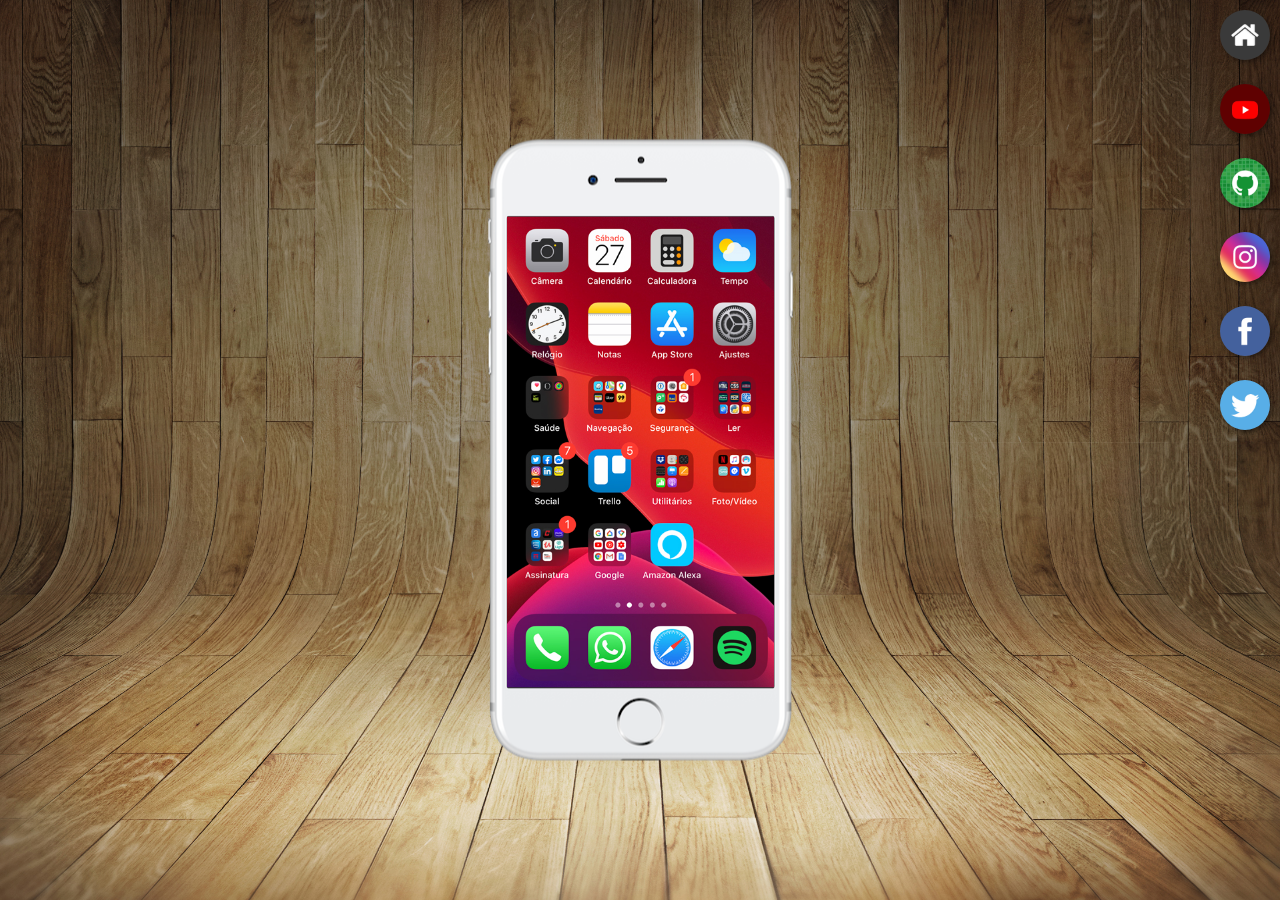
<file: index.html>
<!DOCTYPE html>
<html lang="en">
<head>
    <meta charset="UTF-8">
    <meta http-equiv="X-UA-Compatible" content="IE=edge">
    <meta name="viewport" content="width=device-width, initial-scale=1.0">
    <link rel="shortcut icon" href="favicon.ico" type="image/x-icon">
    <title>Projeto redes sociais</title>
    <link rel="stylesheet" href="estilos/stylo.css">
</head>
<body>    
    <main>
        <section id="telefone">
            <iframe src="home.html" name="tela" id="tela" frameborder="0">
                seu navegador nao e compativel
            </iframe>
        </section>
        <section id="redes">
            <a href="#" target="tela"> <img src="imagens/logo-home.jpg" alt="home"></a> <br>
            <a href="youtube.html" target="tela"> <img src="imagens/logo-youtube.jpg" alt="youtube"></a> <br>
            <a href="github.html" target="tela"> <img src="imagens/logo-github.jpg" alt="github"></a> <br>
            <a href="insta.html" target="tela"> <img src="imagens/logo-instagram.jpg" alt="instagran"></a> <br>
            <a href="#" target="tela"> <img src="imagens/logo-facebook.jpg" alt=""></a> <br>
            <a href="#" target="tela"> <img src="imagens/logo-twitter.jpg" alt="">                
            </a>
        </section>
    </main>
</body>
</html>
</file>
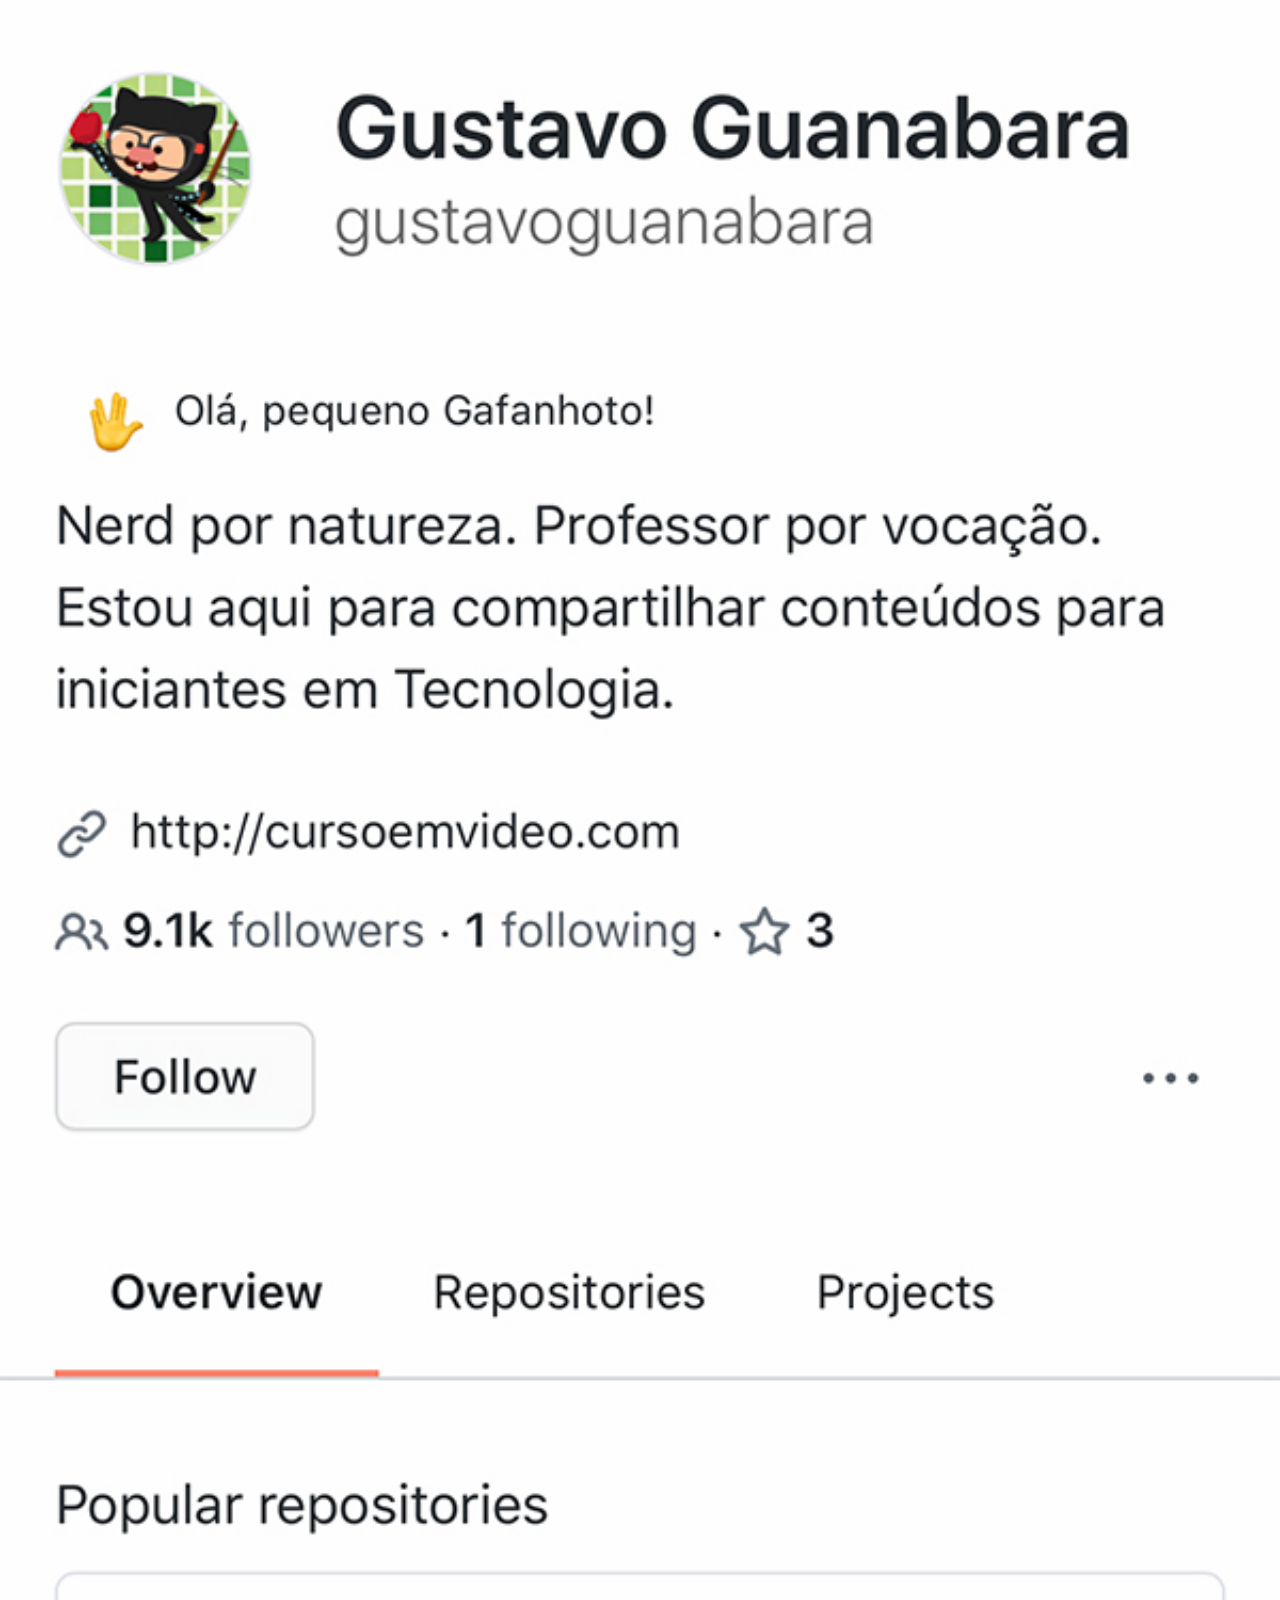
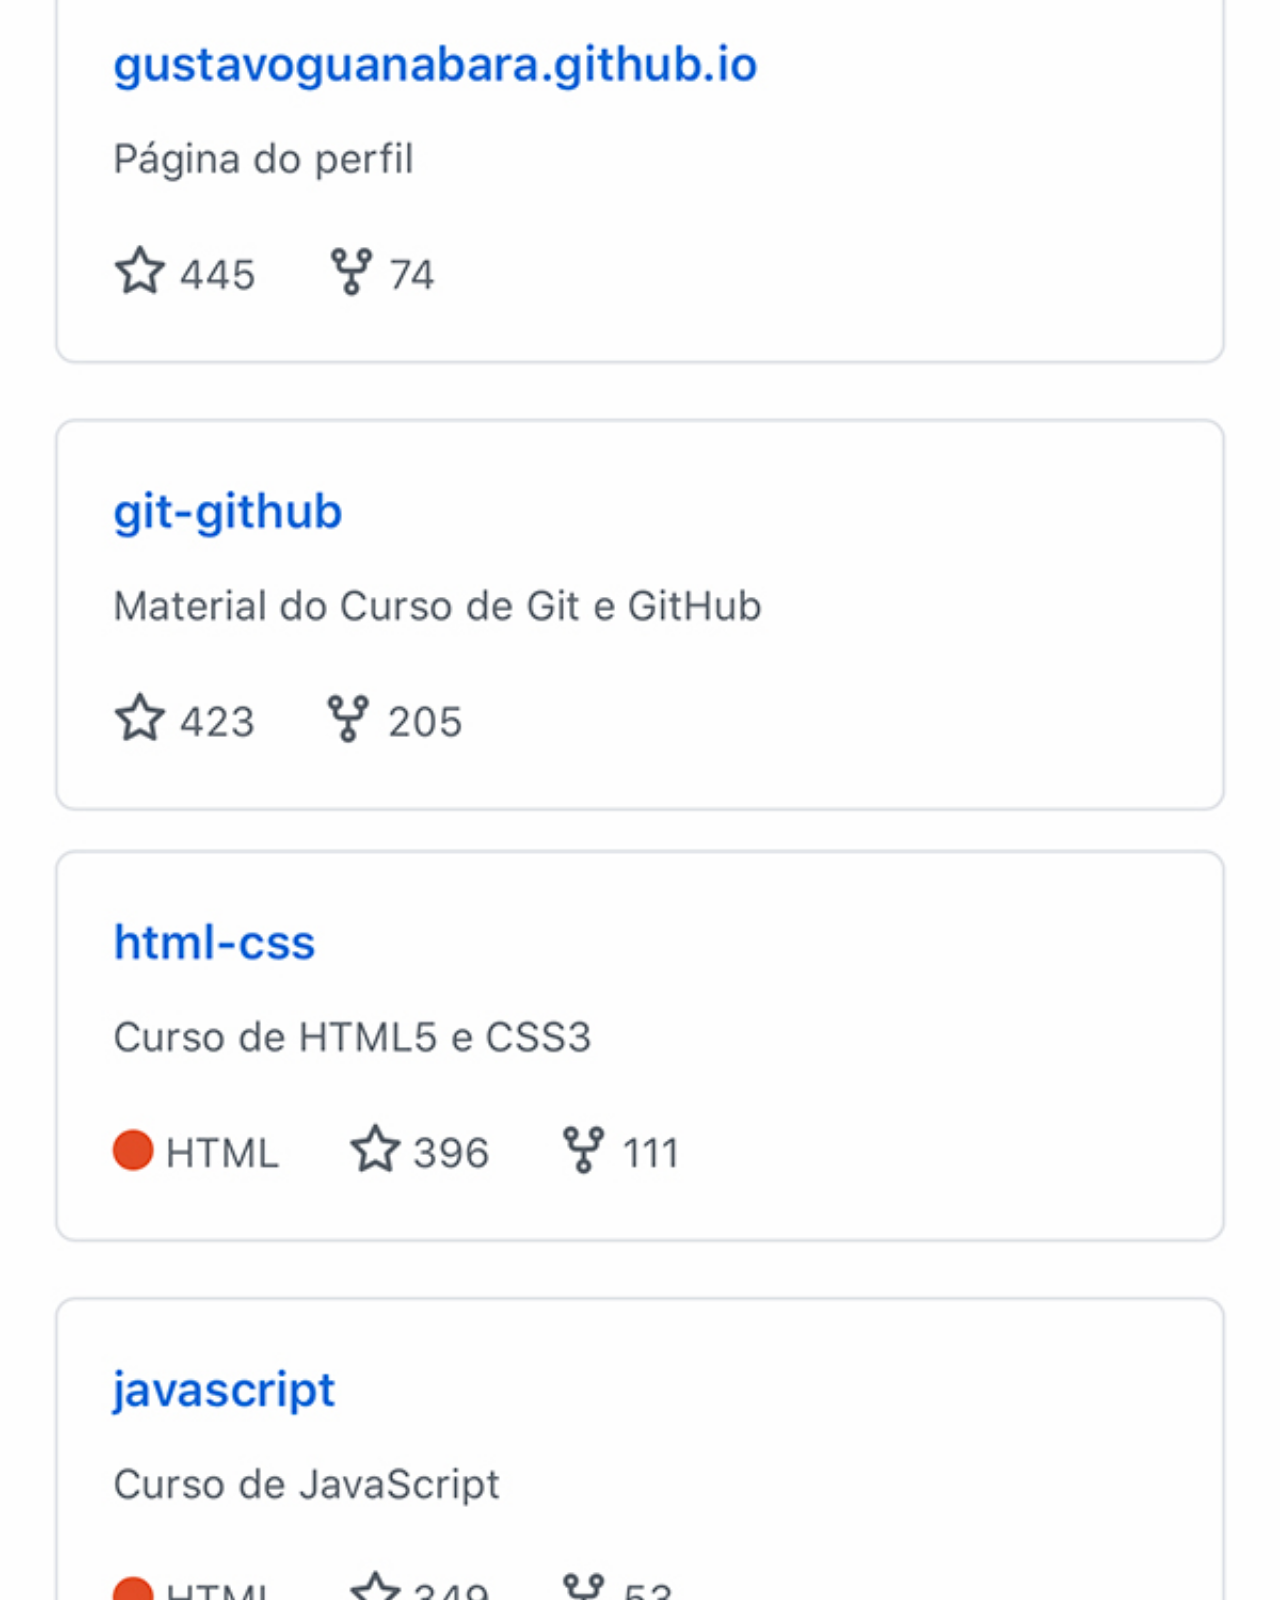
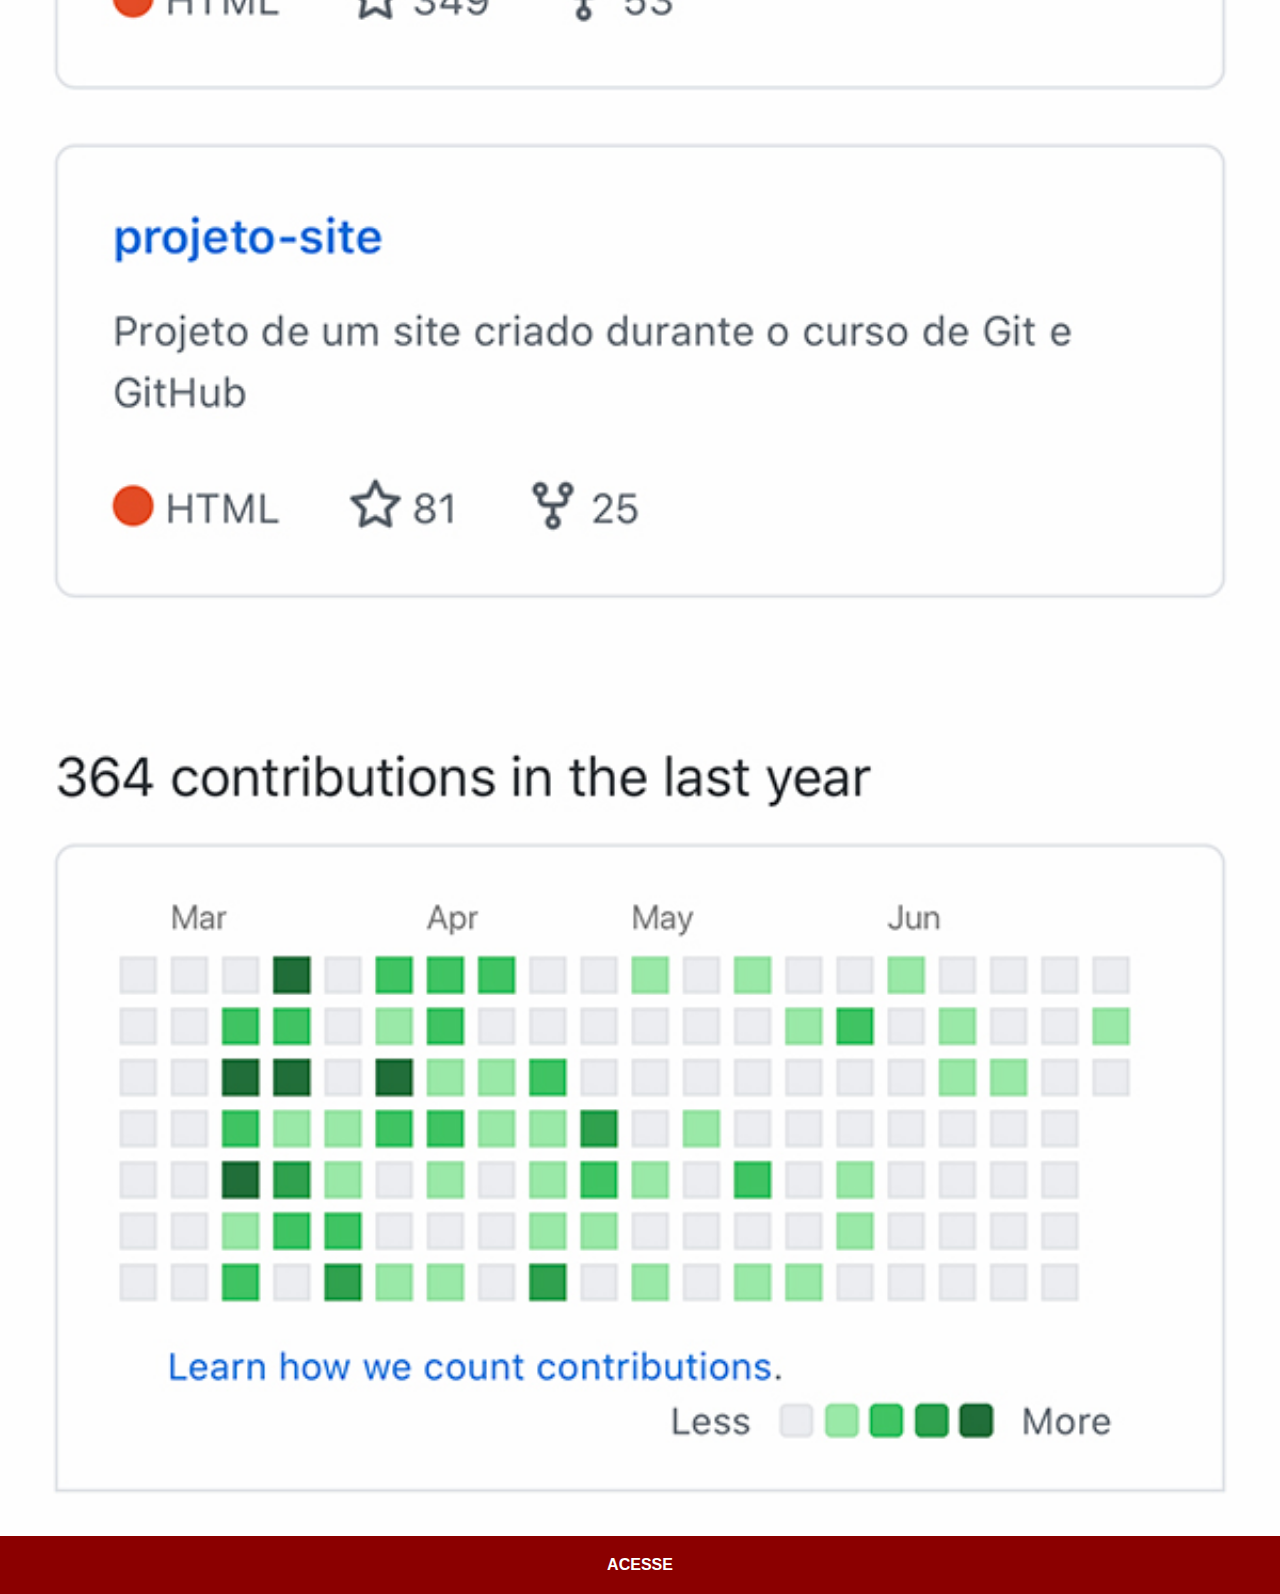
<file: github.html>
<!DOCTYPE html>
<html lang="en">
<head>
    <meta charset="UTF-8">
    <meta http-equiv="X-UA-Compatible" content="IE=edge">
    <meta name="viewport" content="width=device-width, initial-scale=1.0">
    <link rel="stylesheet" href="social.css">
    <title>Github</title>
    
</head>
<body>
    <img src="imagens/tela-github.jpg" alt="github">
    <a href="https://gustavoguanabara.github.io/" target="_blank">ACESSE</a>
    
</body>
</html>
</file>
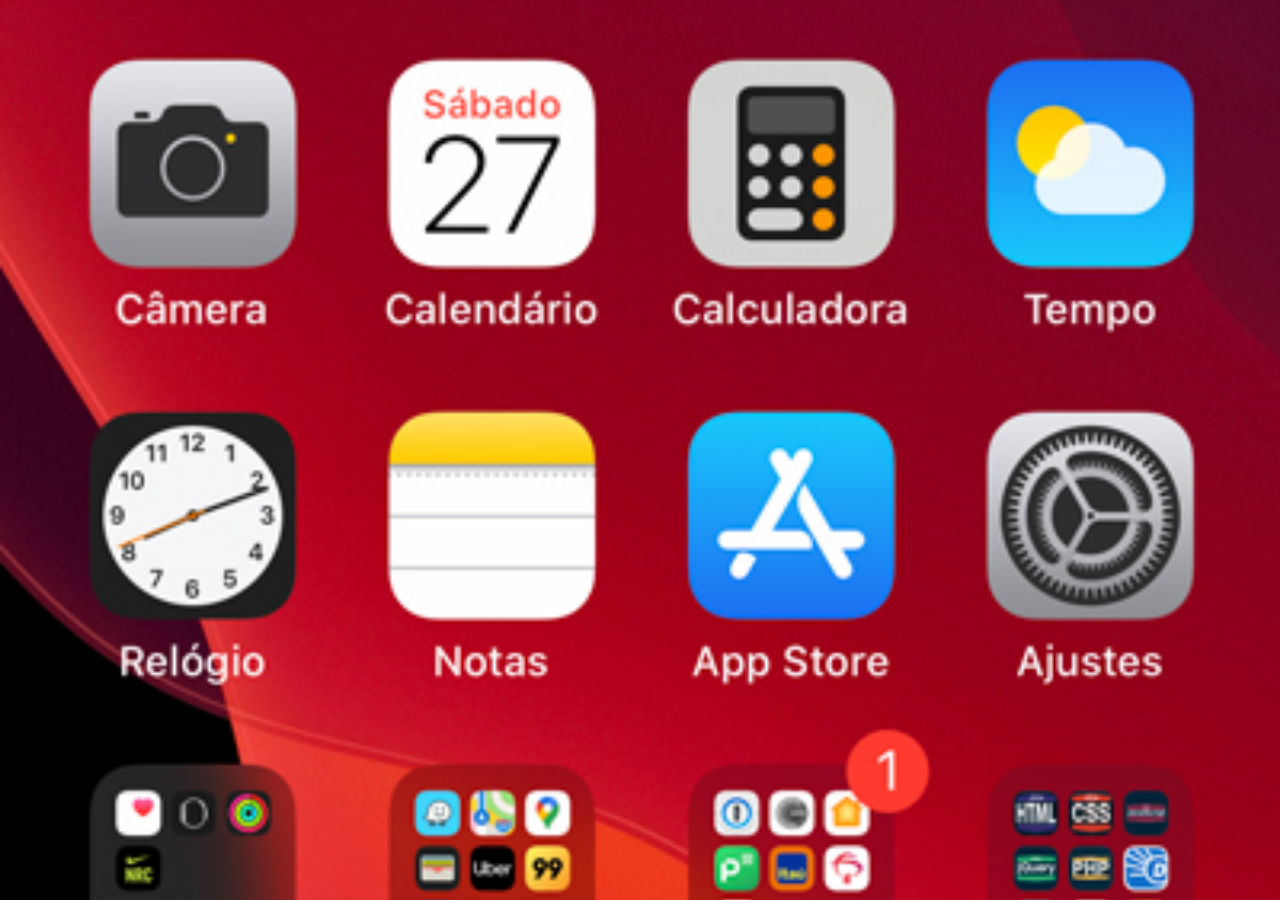
<file: home.html>
<!DOCTYPE html>
<html lang="en">
<head>
    <meta charset="UTF-8">
    <meta http-equiv="X-UA-Compatible" content="IE=edge">
    <meta name="viewport" content="width=device-width, initial-scale=1.0">
    <title>Home</title>
</head>
<style>
    * {
        margin: 0px;
        padding: 0px;
    }

    body {
        width: 100vw;
        height: 100vh;
        background: black url('imagens/tela-home.jpg') no-repeat top center ;
        background-size: cover;
    }
              

</style>
<body>
    
</body>
</html>
</file>
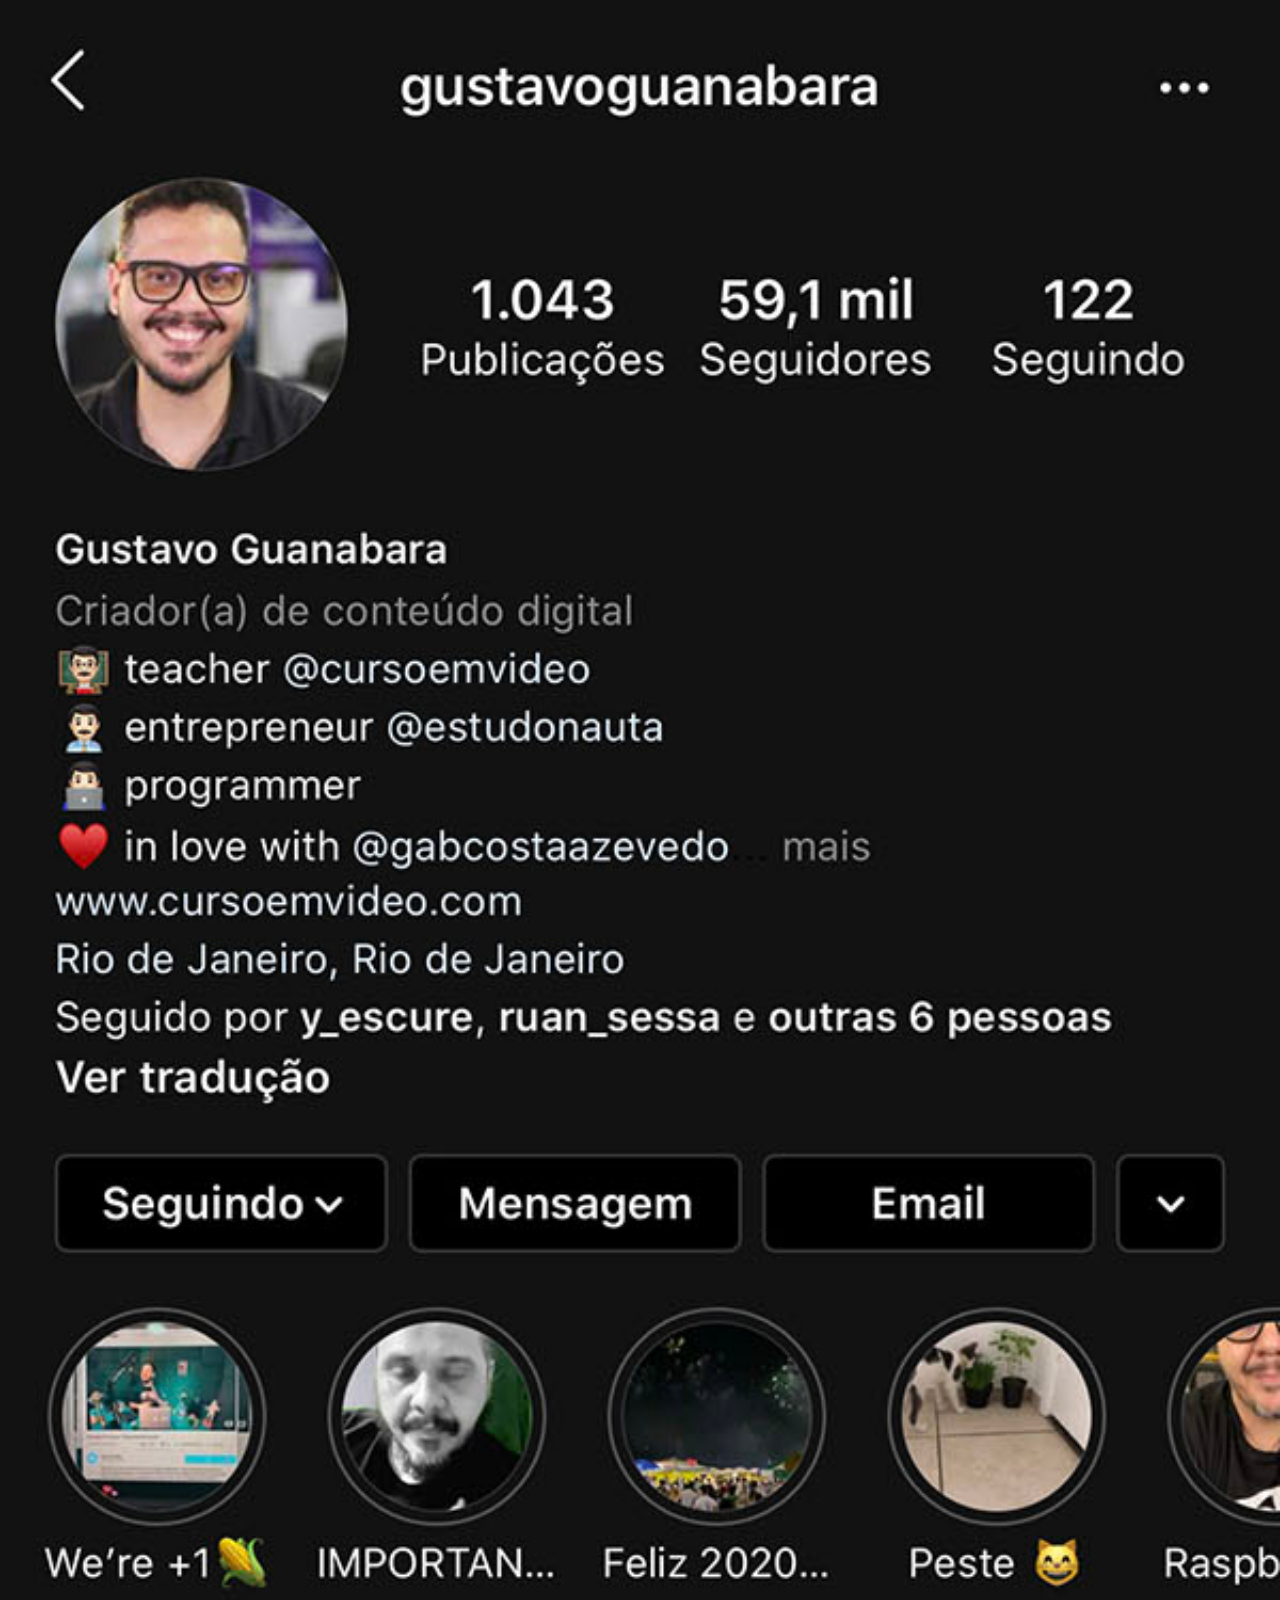
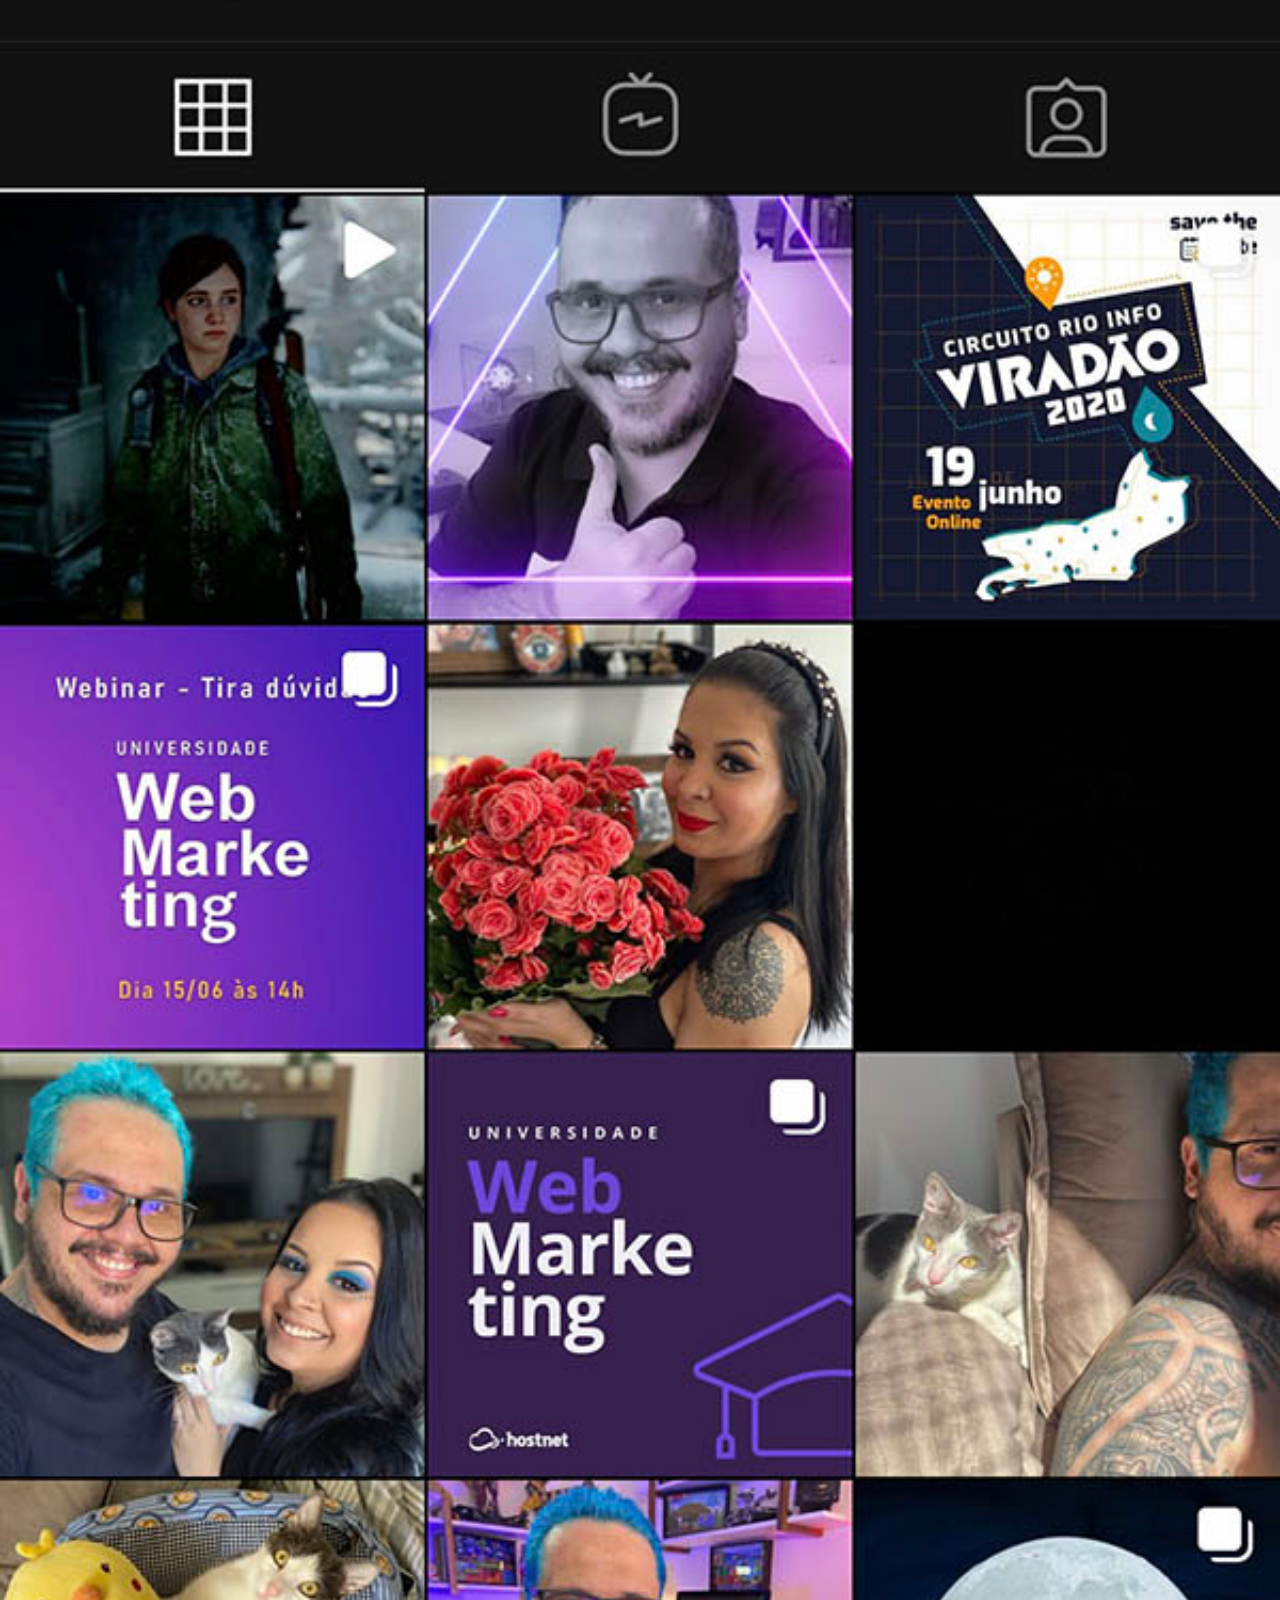
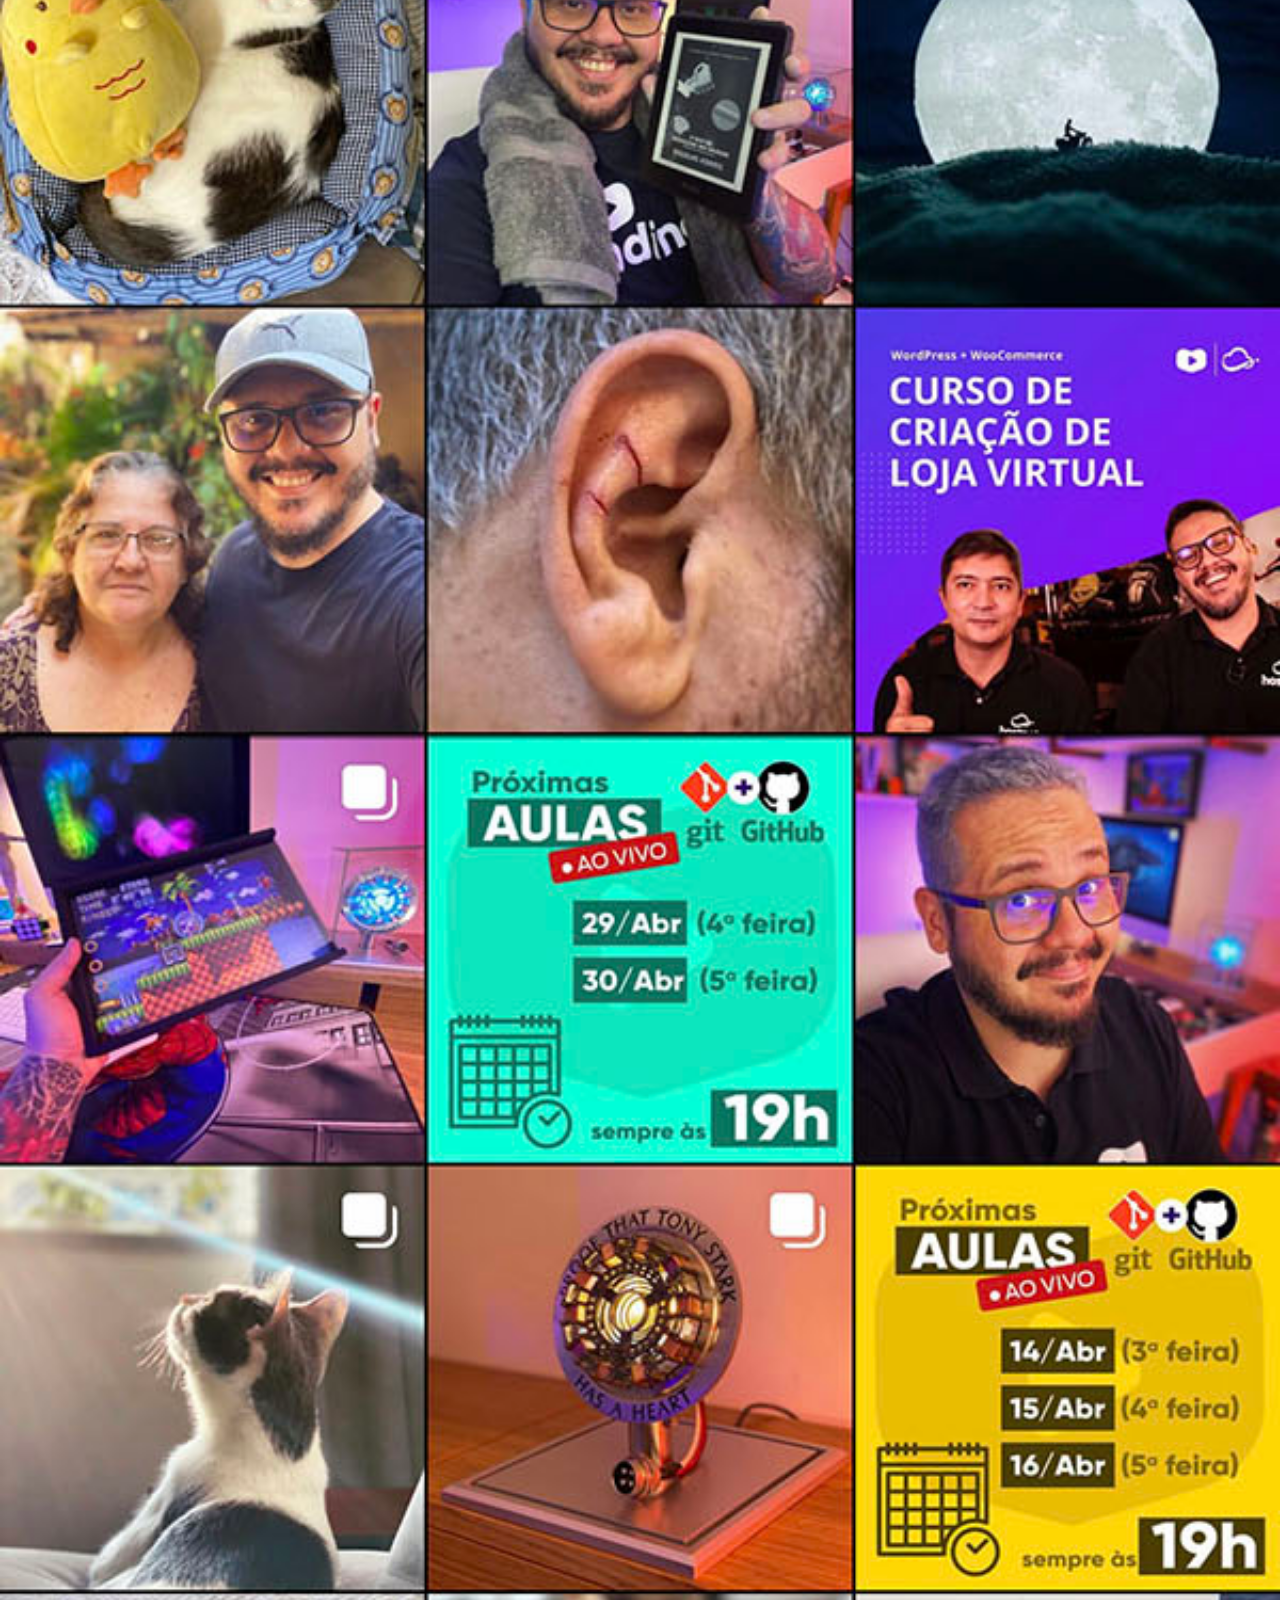
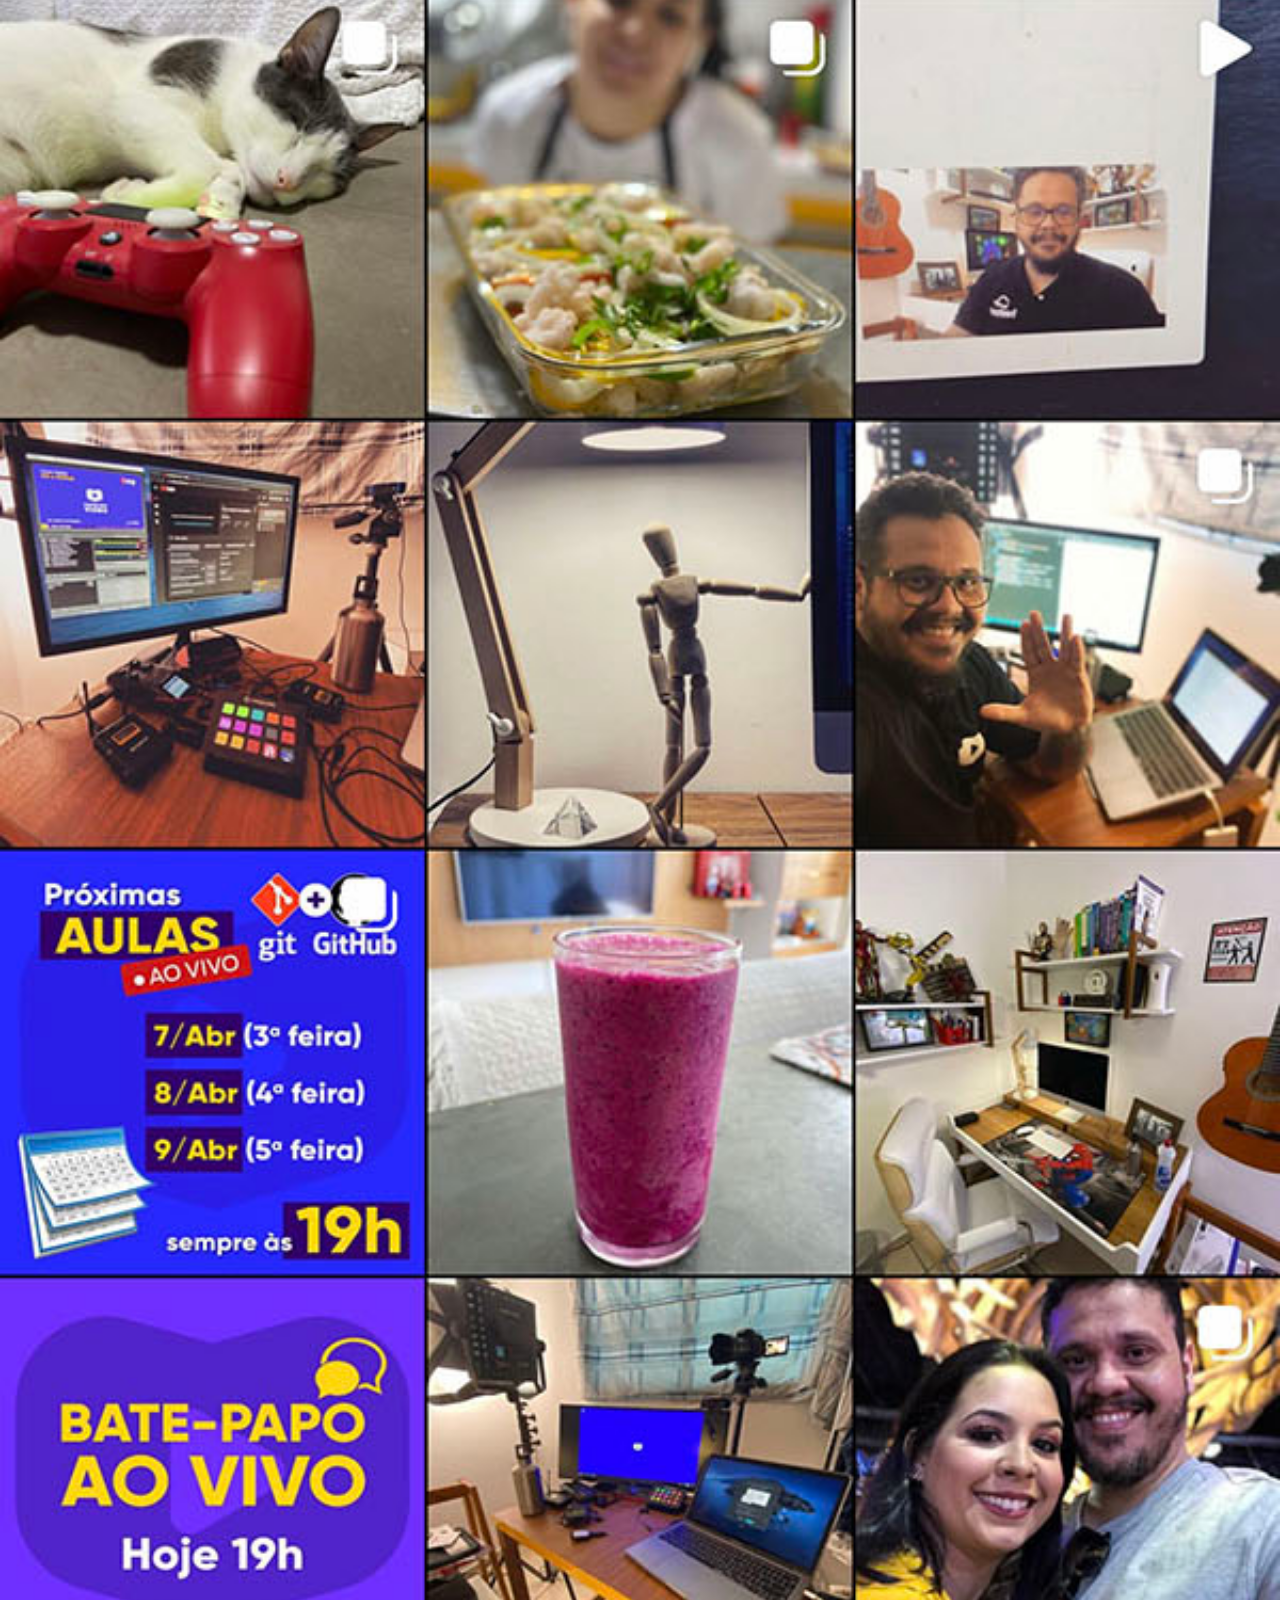
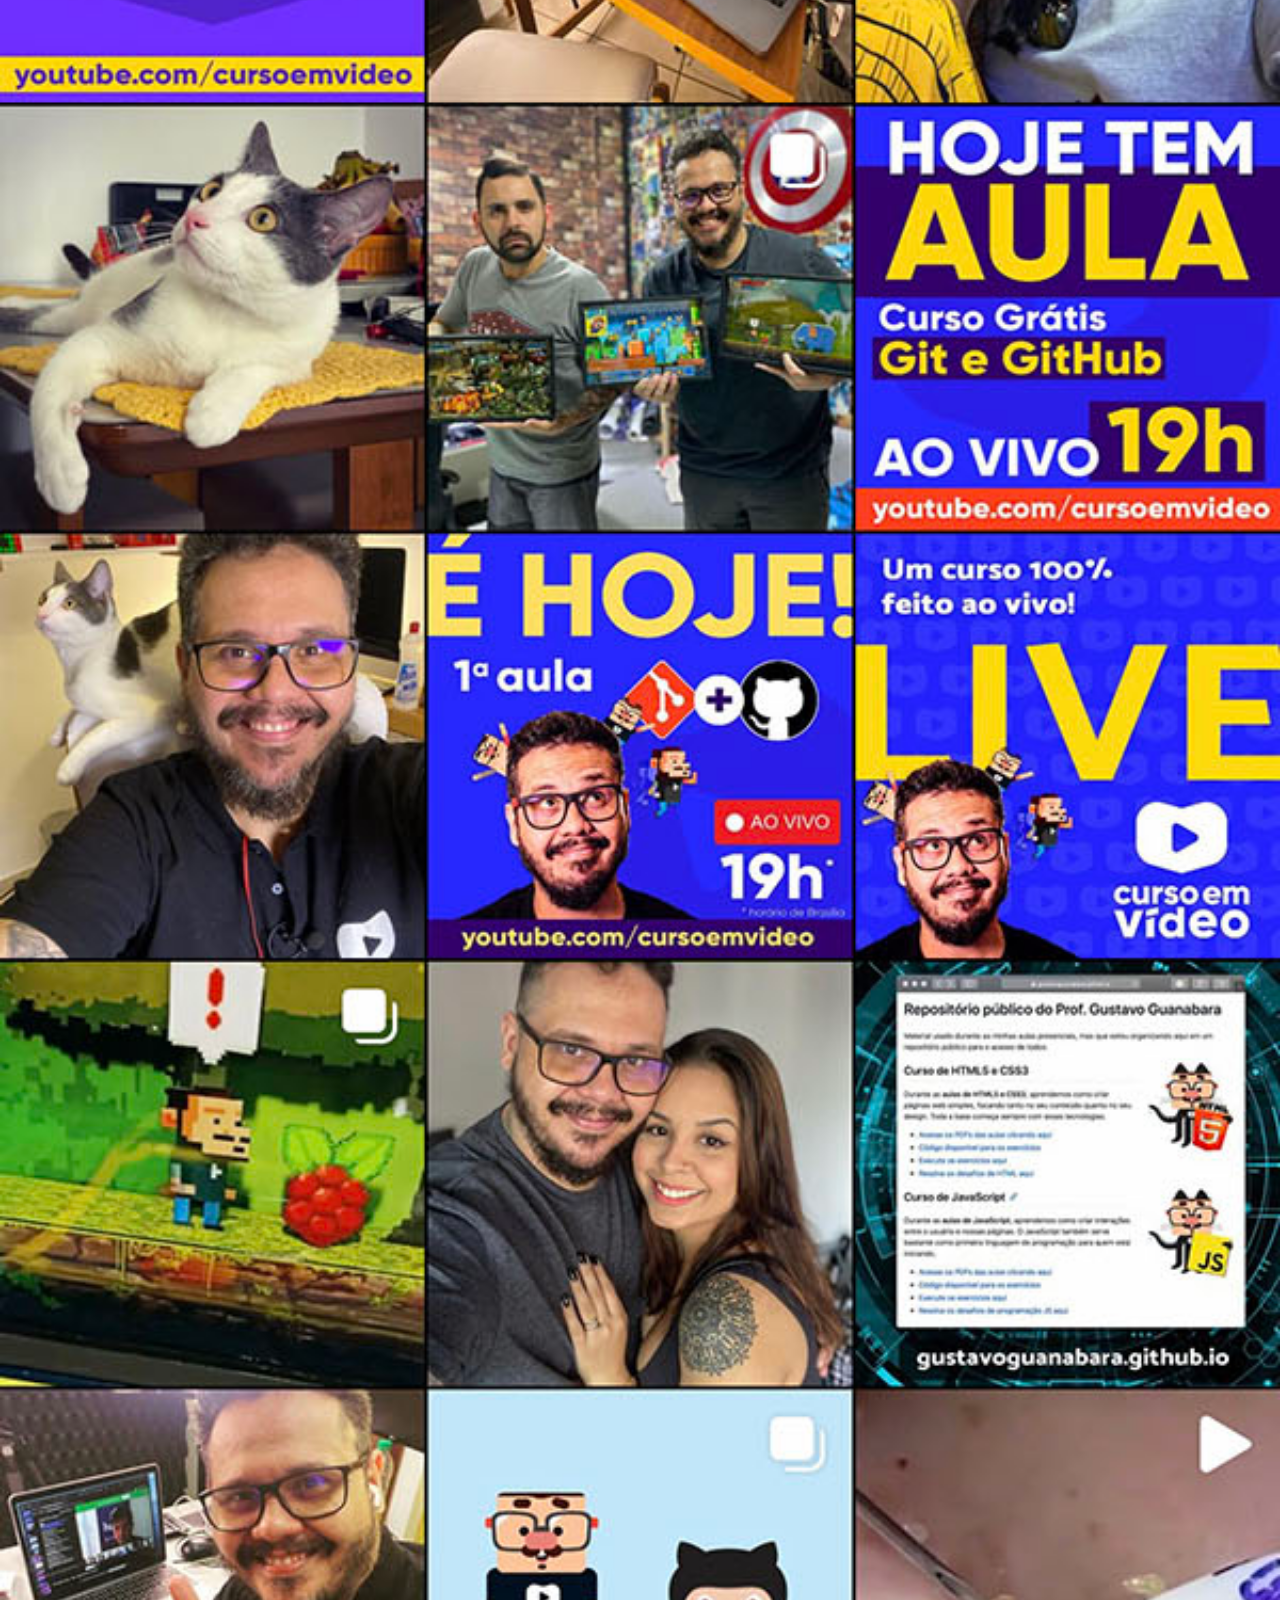
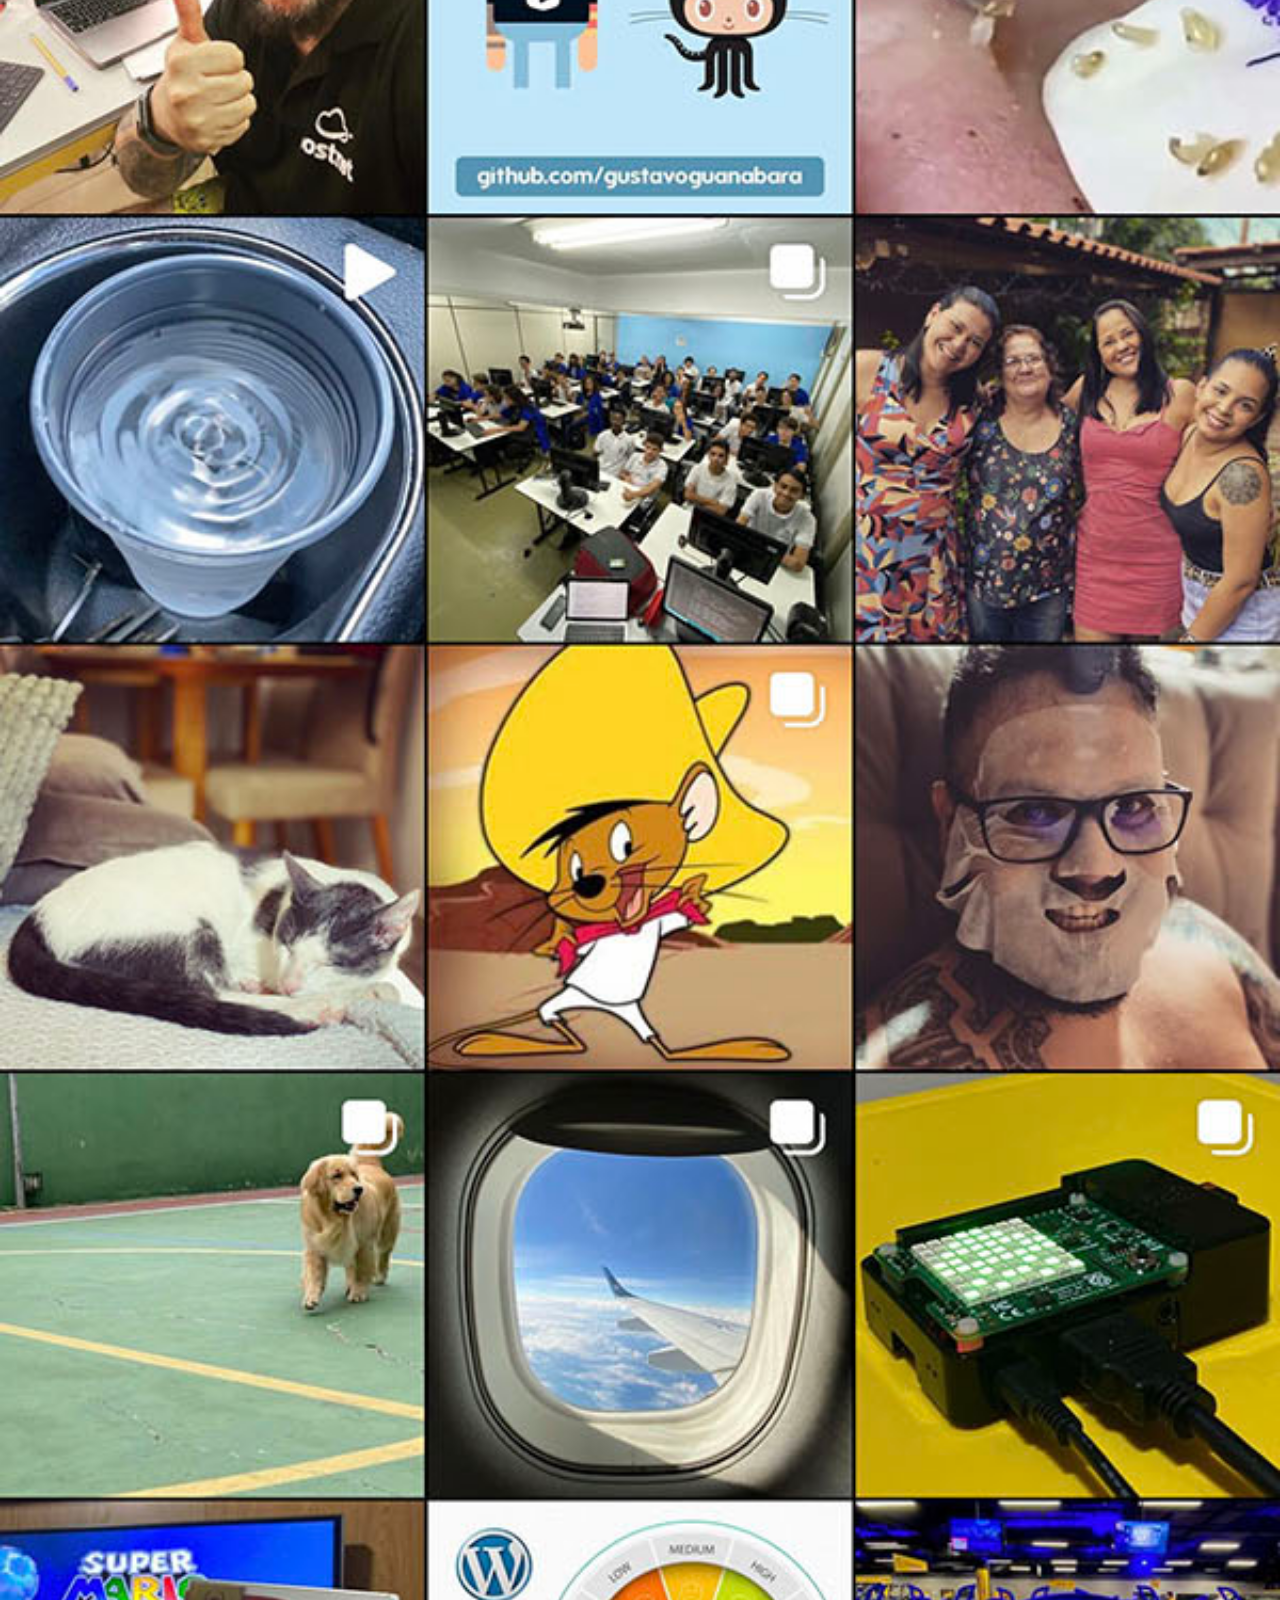
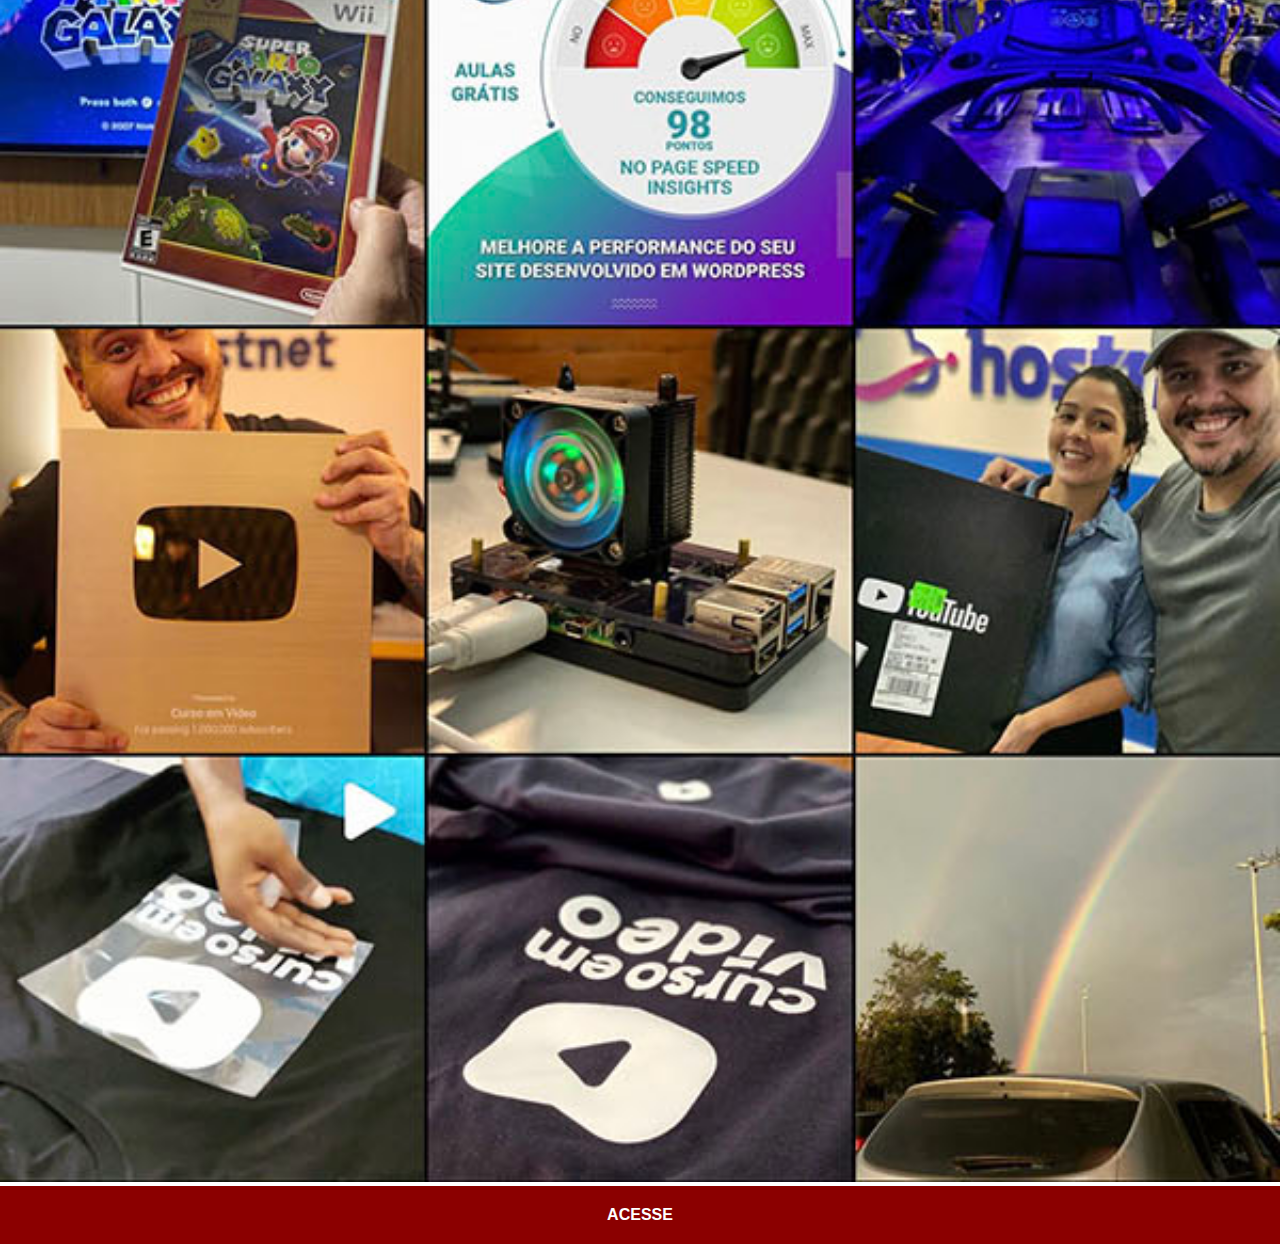
<file: insta.html>
<!DOCTYPE html>
<html lang="en">
<head>
    <meta charset="UTF-8">
    <meta http-equiv="X-UA-Compatible" content="IE=edge">
    <meta name="viewport" content="width=device-width, initial-scale=1.0">
    <link rel="stylesheet" href="social.css">
    <title>instagran</title>
</head>
<body>
    <img src="imagens/tela-instagram.jpg" alt="instagran">
    <a href="https://www.instagram.com/gustavoguanabara/?hl=en">ACESSE</a>
    
</body>
</html>
</file>
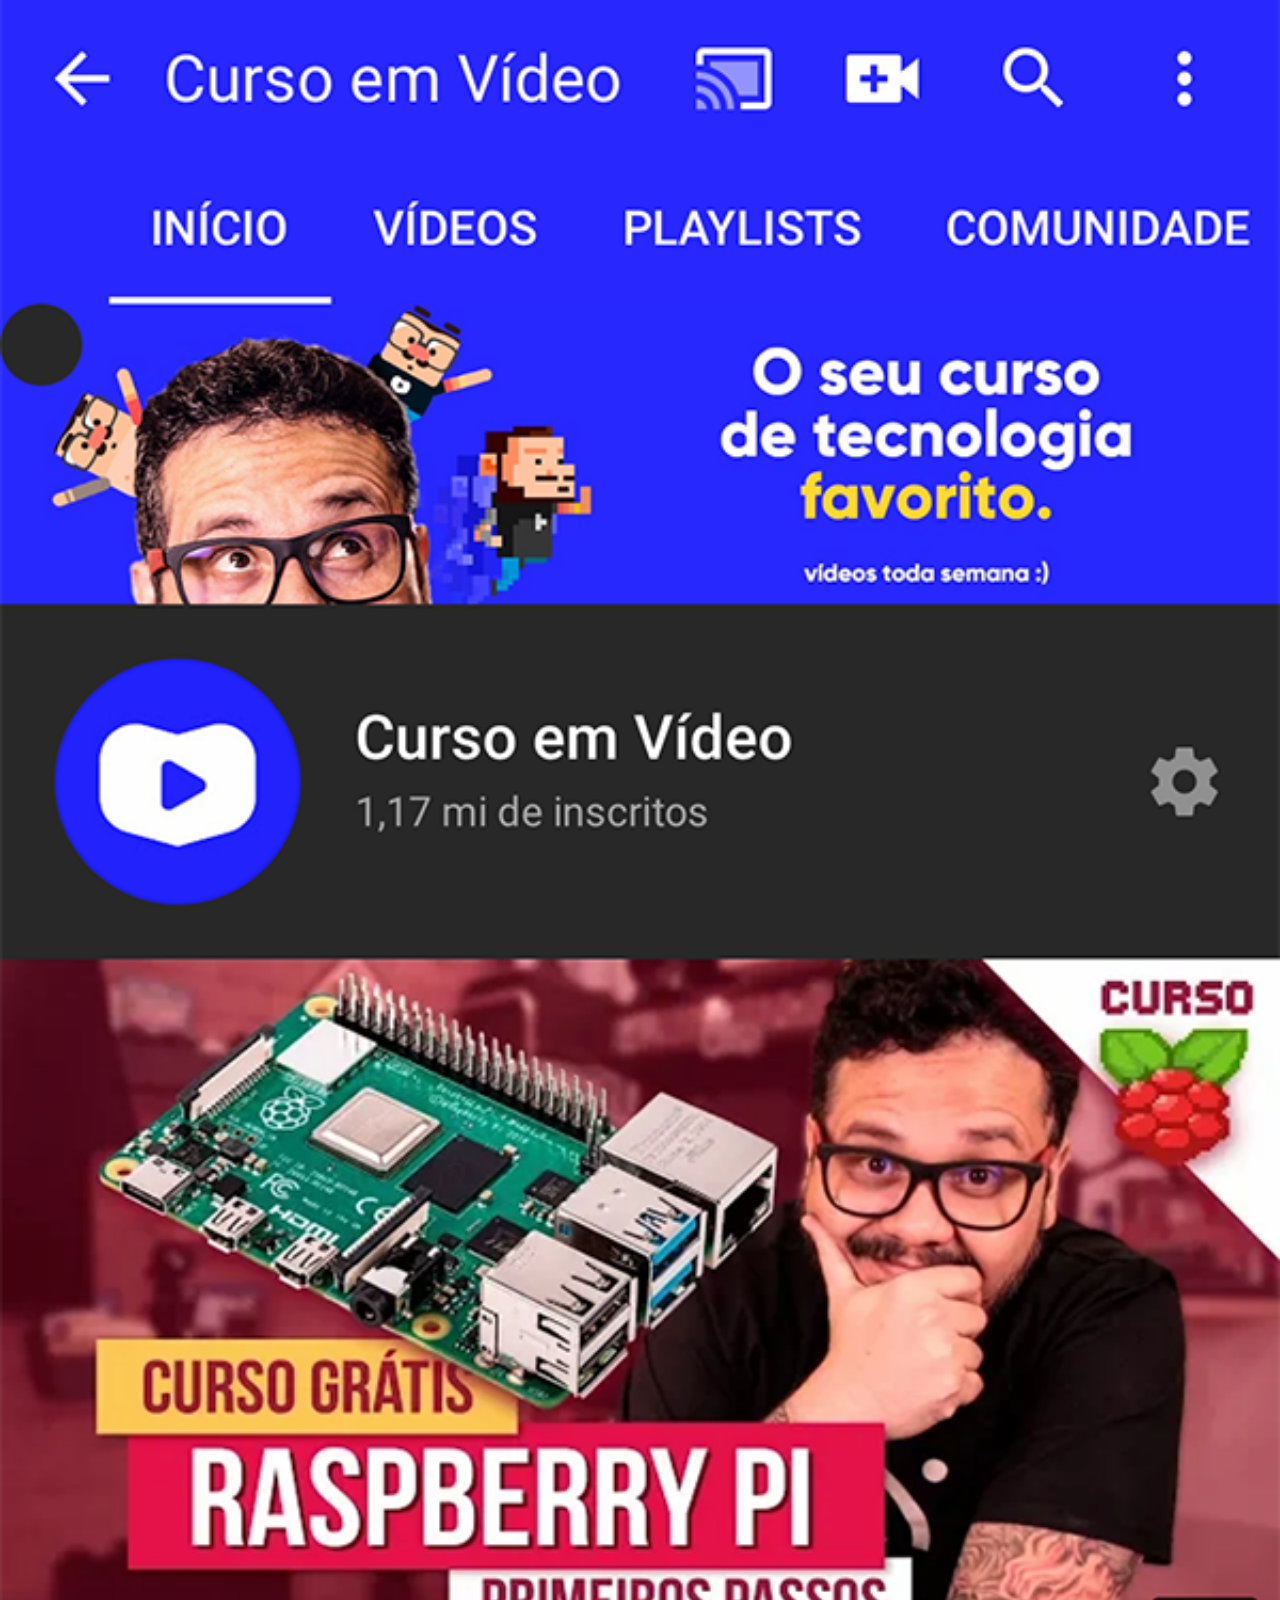
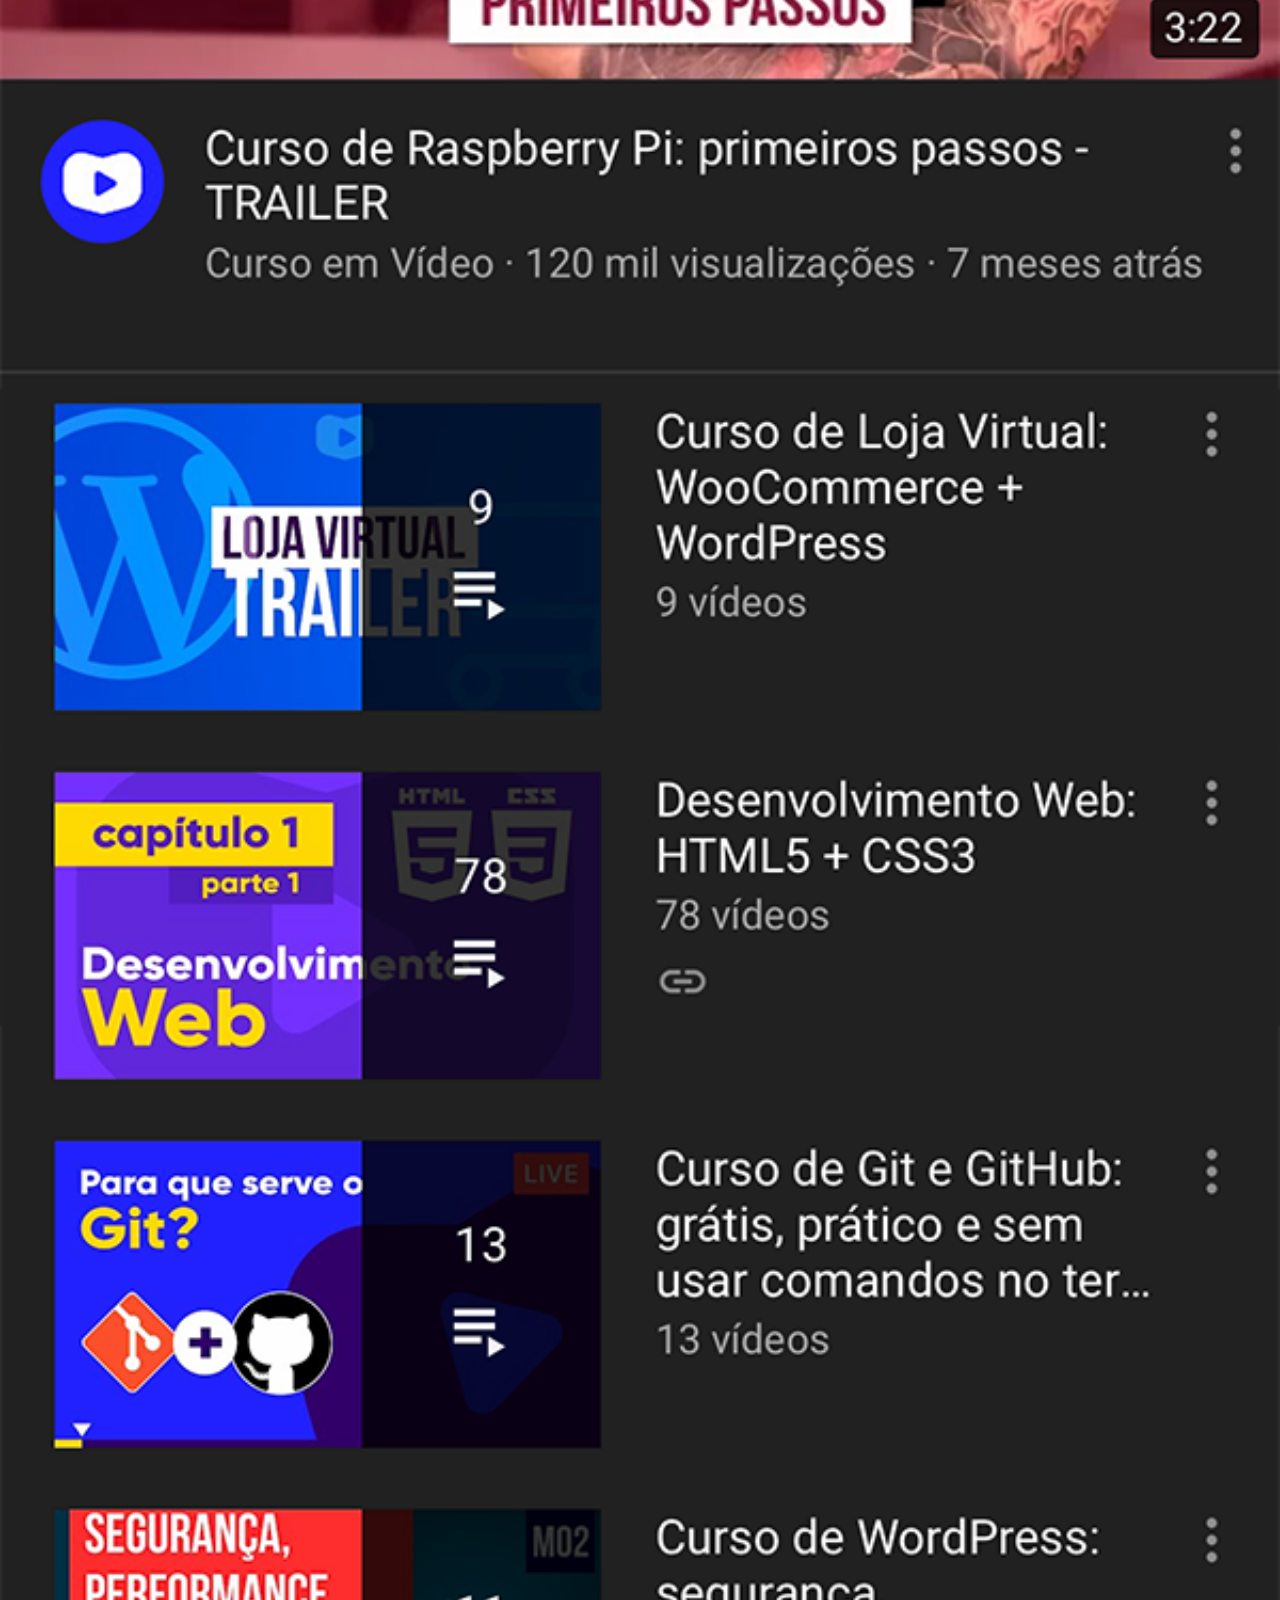
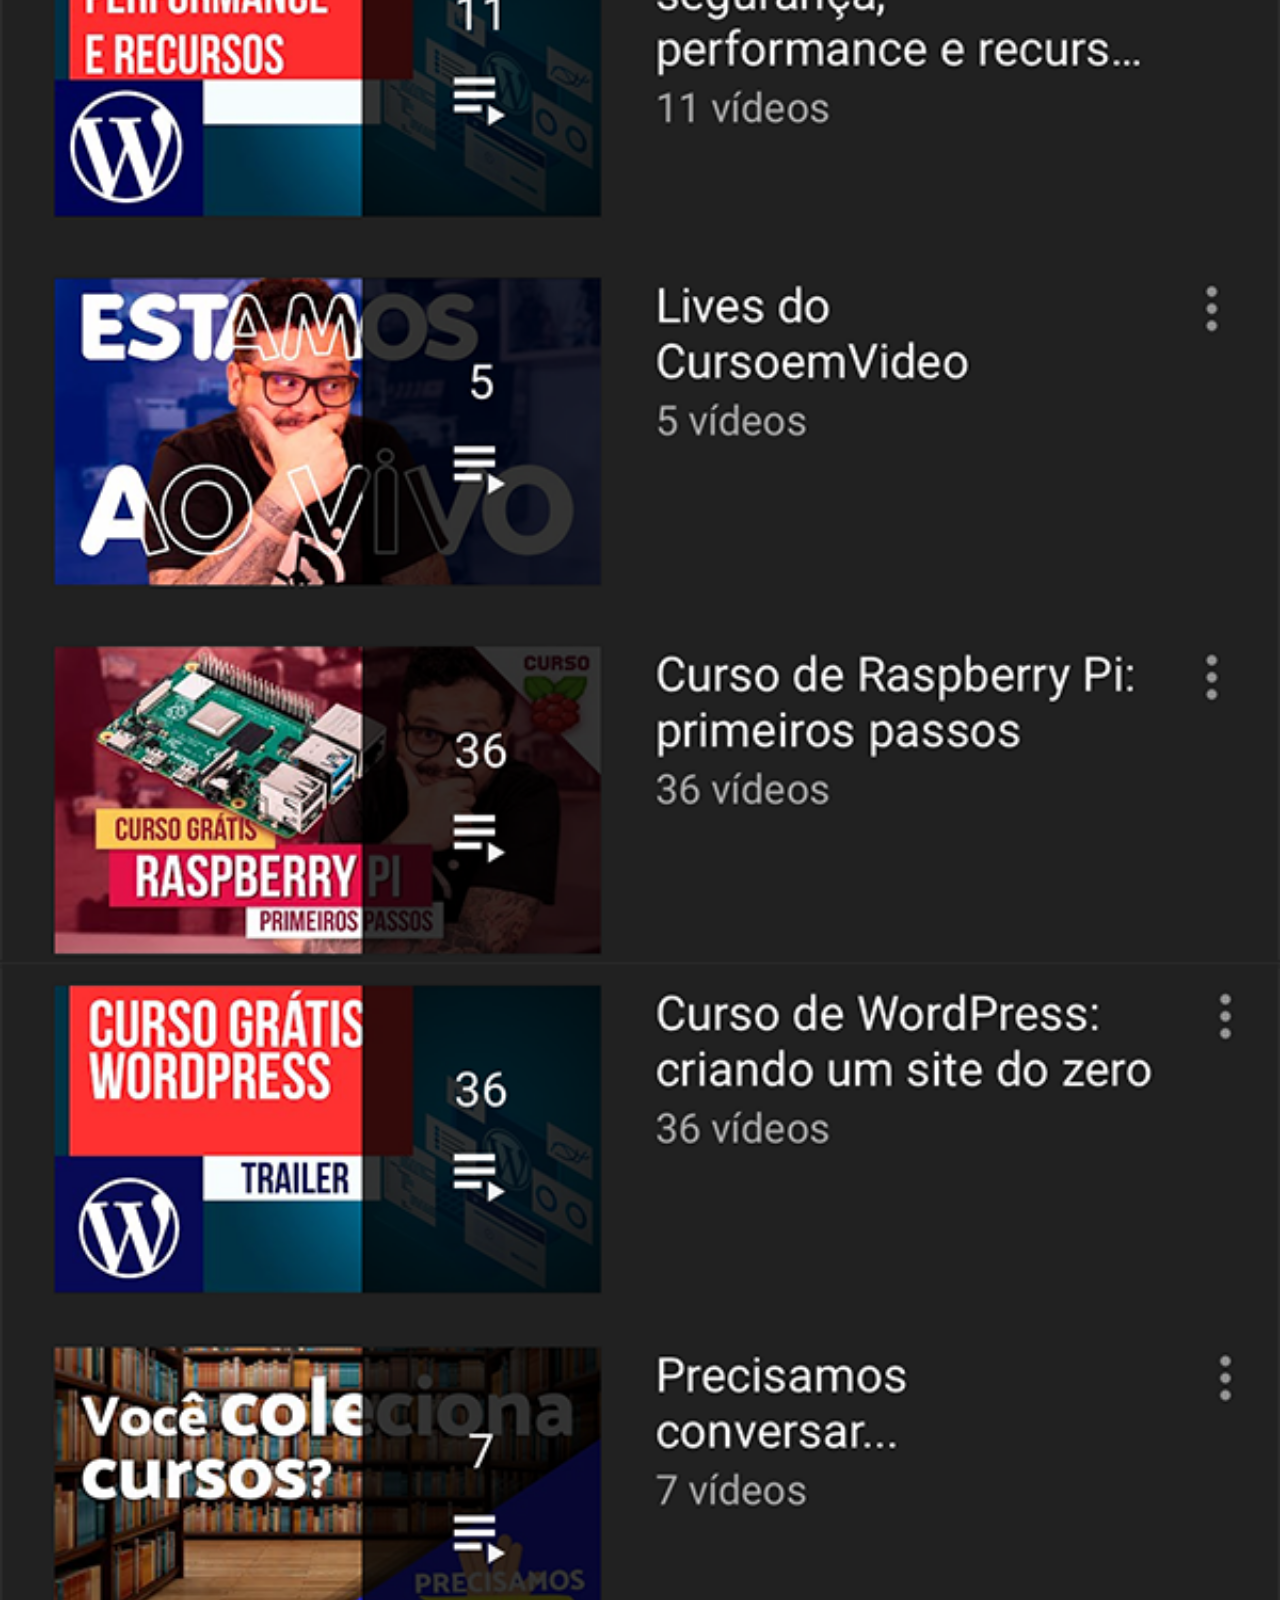
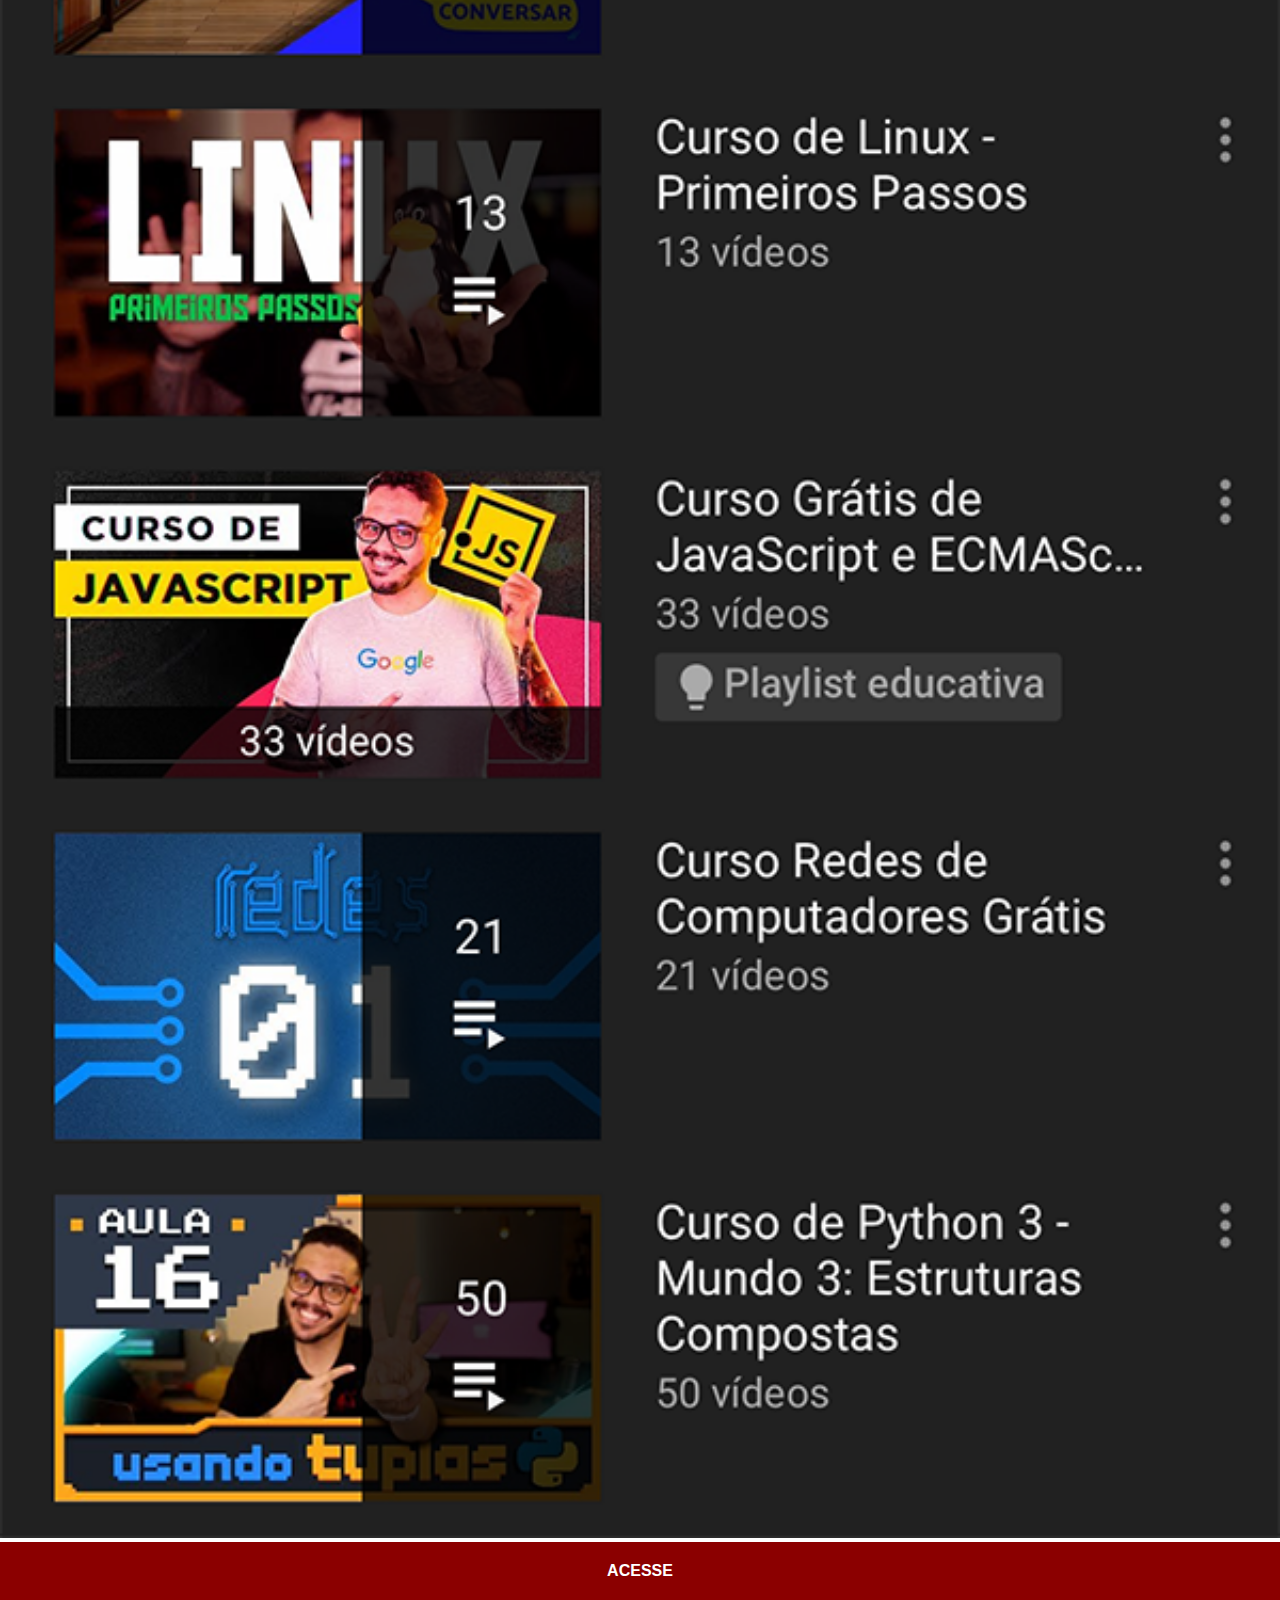
<file: youtube.html>
<!DOCTYPE html>
<html lang="en">
<head>
    <meta charset="UTF-8">
    <meta http-equiv="X-UA-Compatible" content="IE=edge">
    <meta name="viewport" content="width=device-width, initial-scale=1.0">
    <link rel="stylesheet" href="social.css">
    <title>youtube</title>
   
</head>
<body>
    <img src="imagens/tela-youtube.png" alt="youtube">
    <a href="https://www.youtube.com/user/cursosemvideo?app=desktop" target="_blank">ACESSE</a>
    
</body>
</html>
</file>
<file: estilos/stylo.css>
*{
    margin: 0px;
    padding: 0px;
    font-family: Arial, Helvetica, sans-serif;
}

html,body{
    height: 100vh;
    width: 100vw;
    background-color: black;
}
body{
    background: url(../imagens/fundo-madeira.jpg) no-repeat top center;
    background-size: cover;
    background-attachment: fixed;

}

main{
    position: relative;
    height: 100vh;
}

#telefone{
    position: absolute;
    top: 50%;
    left: 50%;
    transform: translate(-50%, -50%);
    height: 627px;
    width: 310px;
    background: url(../imagens/frame-iphone.png)no-repeat;

}
iframe#tela{
    position: relative;
    top: 80px;
    left: 22px ;
    height: 471px;
    width: 267px;
}
section#redes {
    text-align: right;
}
section#redes img {
    width: 50px;
    margin: 10px;
    border-radius: 50%;
    box-shadow: 2px 2px 5px rgba(0, 0, 0, 0.429);
    box-sizing: border-box;
}
section#redes img:hover{
    border: 2px solid rgba(255, 255, 255, 0.616);
    transform: translate(-3px , -3px);
    box-shadow: 5px 5px 10px rgba(0, 0, 0, 0.63);
    transition: transform .3s , border 1s;
}
</file>
<file: social.css>
*{
    margin: 0px;
    padding: 0px;
    font-family: Arial, Helvetica, sans-serif;
}
::-webkit-scrollbar {
    width: 0px;
    height: 0px;
}
img{
    width: 100vw;

}
a{
    display: block;
    background-color: darkred;
    color: white;
    padding: 20px;
    text-align: center;
    font-weight: bolder;
    text-decoration: none;
}
a:hover{
    background-color: red;
}
</file>
